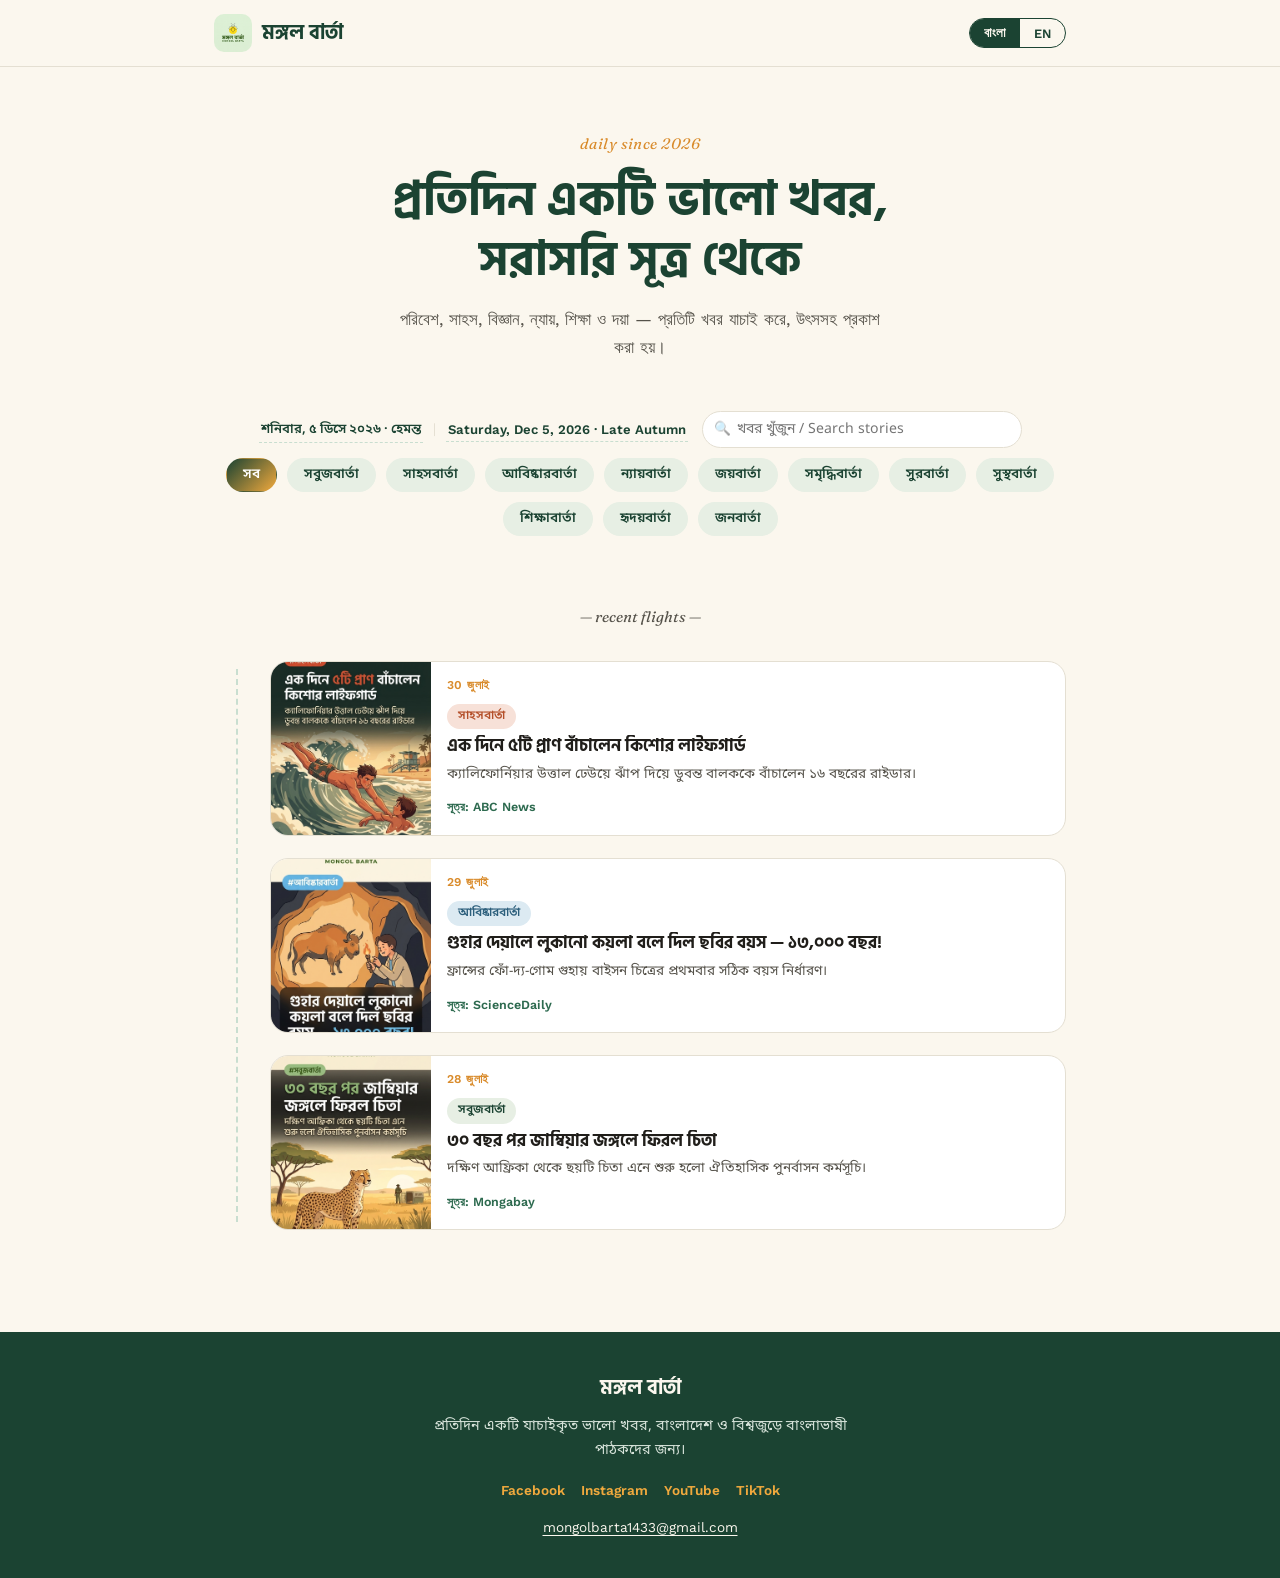
<file: index.html>
<!DOCTYPE html>
<html lang="bn">
<head>
<meta charset="UTF-8">
<meta name="viewport" content="width=device-width, initial-scale=1.0">
<title>মঙ্গল বার্তা | Mongol Barta — Daily Good News</title>
<meta name="description" content="প্রতিদিন একটি যাচাইকৃত ভালো খবর। One verified good-news story, every day.">
<link rel="icon" href="assets/favicon.png" type="image/png">
<link rel="preconnect" href="https://fonts.googleapis.com">
<link rel="preconnect" href="https://fonts.gstatic.com" crossorigin>
<link href="https://fonts.googleapis.com/css2?family=Hind+Siliguri:wght@400;600;700&family=Noto+Sans+Bengali:wght@400;500;600&family=Fraunces:ital,wght@1,500;1,600&family=Work+Sans:wght@400;500;600&display=swap" rel="stylesheet">
<link rel="stylesheet" href="style.css">
</head>
<body>

<header class="site-header">
  <div class="header-inner">
    <a class="brand" href="#top">
      <img src="assets/logo-256.png" alt="">
      <span class="brand-word">মঙ্গল বার্তা</span>
    </a>
    <div class="lang-toggle" role="group" aria-label="Language">
      <button data-lang="bn" type="button">বাংলা</button>
      <button data-lang="en" type="button">EN</button>
    </div>
  </div>
</header>

<main id="top">
  <section class="hero">
    <div class="wrap">
      <span class="hero-eyebrow">daily since 2026</span>
      <h1>
        <span class="bn">প্রতিদিন একটি ভালো খবর,<br>সরাসরি সূত্র থেকে</span>
        <span class="en">One good story a day,<br>straight from the source</span>
      </h1>
      <p class="sub bn">পরিবেশ, সাহস, বিজ্ঞান, ন্যায়, শিক্ষা ও দয়া — প্রতিটি খবর যাচাই করে, উৎসসহ প্রকাশ করা হয়।</p>
      <p class="sub en">Environment, bravery, science, justice, education and kindness — every story verified and source-linked.</p>
    </div>
  </section>

  <div class="date-search-bar">
    <div class="date-picker-group">
      <button type="button" class="date-chip" id="date-chip-bn"></button>
      <span class="date-sep">|</span>
      <button type="button" class="date-chip" id="date-chip-en"></button>
      <button type="button" class="date-clear hidden" id="date-clear" title="সব খবর দেখান / Show all">
        ✕ <span class="bn">সব দেখান</span><span class="en">Show all</span>
      </button>
    </div>
    <div class="search-box">
      <input type="text" id="search-input" placeholder="খবর খুঁজুন / Search stories">
    </div>
  </div>

  <input type="date" id="native-date-input" class="visually-hidden-input">

  <div class="bn-calendar-popup hidden" id="bn-calendar-popup">
    <div class="bn-cal-header">
      <button type="button" id="bn-cal-prev" aria-label="আগের মাস">‹</button>
      <span id="bn-cal-title"></span>
      <button type="button" id="bn-cal-next" aria-label="পরের মাস">›</button>
    </div>
    <div class="bn-cal-grid" id="bn-cal-grid"></div>
  </div>

  <nav class="pillars" id="pillars" aria-label="Categories">
    <button type="button" class="pillar-chip active" data-category="all">
      <span class="bn">সব</span><span class="en">All</span>
    </button>
  </nav>

  <section class="feed-section">
    <div class="wrap">
      <p class="feed-heading">— recent flights —</p>
      <div class="feed" id="feed">
        <p style="text-align:center;color:#55524A">Loading…</p>
      </div>
    </div>
  </section>
</main>

<footer>
  <div class="footer-inner">
    <span class="brand-word">মঙ্গল বার্তা</span>
    <p class="bn">প্রতিদিন একটি যাচাইকৃত ভালো খবর, বাংলাদেশ ও বিশ্বজুড়ে বাংলাভাষী পাঠকদের জন্য।</p>
    <p class="en">One verified good-news story a day, for Bangla readers everywhere.</p>
    <div class="social-row">
      <a href="https://www.facebook.com/profile.php?id=61592547145658" target="_blank" rel="noopener">Facebook</a>
      <a href="https://www.instagram.com/mongol_barta/" target="_blank" rel="noopener">Instagram</a>
      <a href="https://www.youtube.com/@%E0%A6%AE%E0%A6%99%E0%A7%8D%E0%A6%97%E0%A6%B2%E0%A6%AC%E0%A6%BE%E0%A6%B0%E0%A7%8D%E0%A6%A4%E0%A6%BElMONGOLBARTA" target="_blank" rel="noopener">YouTube</a>
      <a href="https://www.tiktok.com/@mongol.barta" target="_blank" rel="noopener">TikTok</a>
    </div>
    <p class="contact-email">
      <a href="mailto:mongolbarta1433@gmail.com">mongolbarta1433@gmail.com</a>
    </p>
  </div>
</footer>

<script src="script.js"></script>
</body>
</html>
</file>
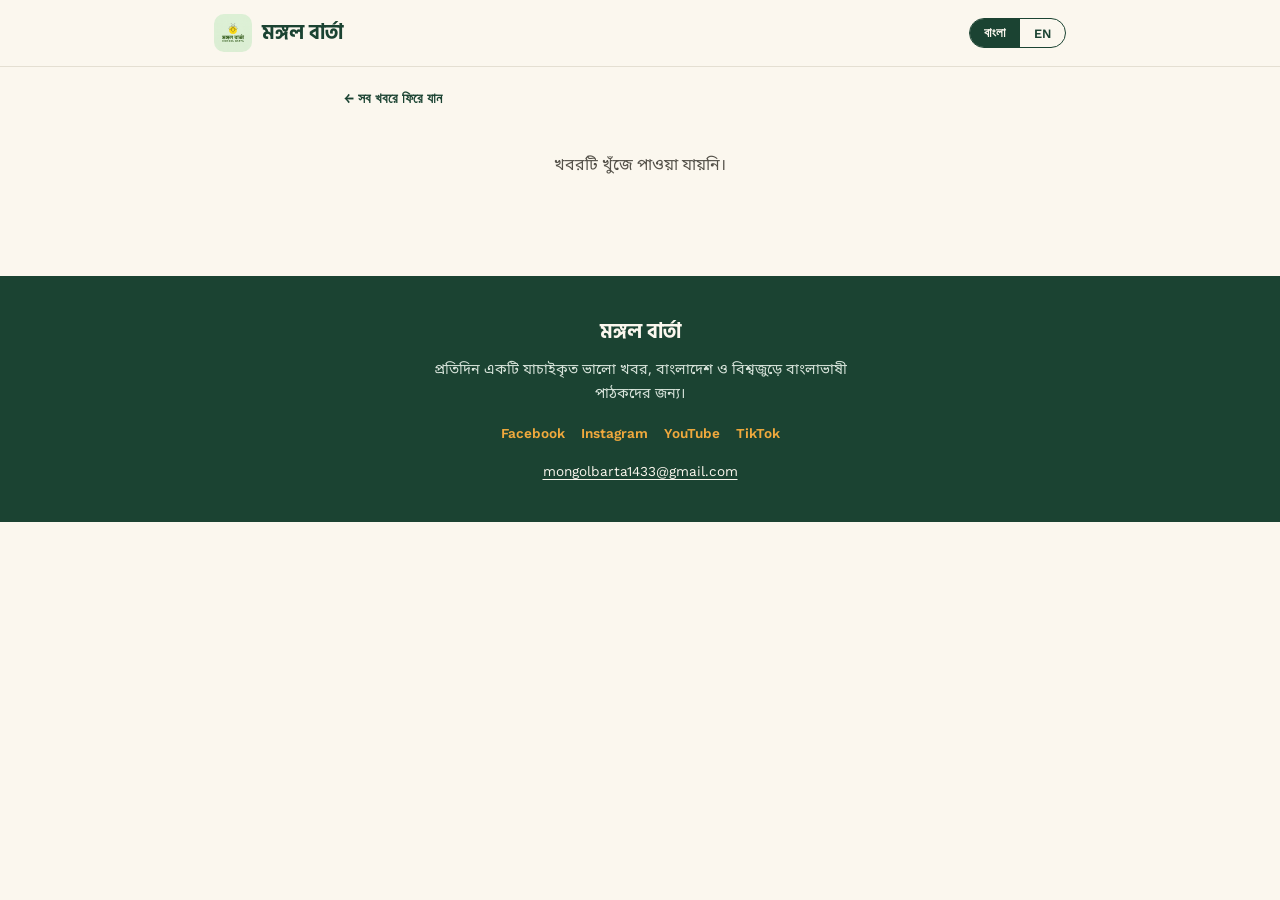
<file: post.html>
<!DOCTYPE html>
<html lang="bn">
<head>
<meta charset="UTF-8">
<meta name="viewport" content="width=device-width, initial-scale=1.0">
<title>মঙ্গল বার্তা | Mongol Barta</title>
<link rel="icon" href="assets/favicon.png" type="image/png">
<link rel="preconnect" href="https://fonts.googleapis.com">
<link rel="preconnect" href="https://fonts.gstatic.com" crossorigin>
<link href="https://fonts.googleapis.com/css2?family=Hind+Siliguri:wght@400;600;700&family=Noto+Sans+Bengali:wght@400;500;600&family=Fraunces:ital,wght@1,500;1,600&family=Work+Sans:wght@400;500;600&display=swap" rel="stylesheet">
<link rel="stylesheet" href="style.css">
</head>
<body>

<header class="site-header">
  <div class="header-inner">
    <a class="brand" href="index.html">
      <img src="assets/logo-256.png" alt="">
      <span class="brand-word">মঙ্গল বার্তা</span>
    </a>
    <div class="lang-toggle" role="group" aria-label="Language">
      <button data-lang="bn" type="button">বাংলা</button>
      <button data-lang="en" type="button">EN</button>
    </div>
  </div>
</header>

<main>
  <div class="wrap" style="max-width:640px;">
    <a class="back-link" href="index.html">
      <span class="bn">← সব খবরে ফিরে যান</span>
      <span class="en">← Back to all stories</span>
    </a>

    <div id="detail-root" style="padding: 20px 0 80px;">
      <p style="text-align:center;color:#55524A">Loading…</p>
    </div>
  </div>
</main>

<footer>
  <div class="footer-inner">
    <span class="brand-word">মঙ্গল বার্তা</span>
    <p class="bn">প্রতিদিন একটি যাচাইকৃত ভালো খবর, বাংলাদেশ ও বিশ্বজুড়ে বাংলাভাষী পাঠকদের জন্য।</p>
    <p class="en">One verified good-news story a day, for Bangla readers everywhere.</p>
    <div class="social-row">
      <a href="https://www.facebook.com/profile.php?id=61592547145658" target="_blank" rel="noopener">Facebook</a>
      <a href="https://www.instagram.com/mongol_barta/" target="_blank" rel="noopener">Instagram</a>
      <a href="https://www.youtube.com/@%E0%A6%AE%E0%A6%99%E0%A7%8D%E0%A6%97%E0%A6%B2%E0%A6%AC%E0%A6%BE%E0%A6%B0%E0%A7%8D%E0%A6%A4%E0%A6%BElMONGOLBARTA" target="_blank" rel="noopener">YouTube</a>
      <a href="https://www.tiktok.com/@mongol.barta" target="_blank" rel="noopener">TikTok</a>
    </div>
    <p class="contact-email">
      <a href="mailto:mongolbarta1433@gmail.com">mongolbarta1433@gmail.com</a>
    </p>
  </div>
</footer>

<script src="script.js"></script>
</body>
</html>
</file>
<file: style.css>
/* ============================================
   মঙ্গল বার্তা (MongolBarta) — Design tokens
   ============================================ */
:root {
  --paper: #FBF7EE;
  --paper-dim: #F3EEE0;
  --ink: #201E1A;
  --ink-soft: #55524A;
  --forest: #1B4332;
  --forest-light: #2D6A4F;
  --amber: #F0A93D;
  --amber-deep: #D98B2B;
  --sage: #E7EFE4;
  --trail: #C9DED0;
  --card-border: #E4DFD2;

  --font-bn-display: 'Hind Siliguri', sans-serif;
  --font-bn-body: 'Noto Sans Bengali', sans-serif;
  --font-en-display: 'Fraunces', serif;
  --font-en-body: 'Work Sans', sans-serif;

  --radius: 18px;
  --gradient-brand: linear-gradient(135deg, var(--forest) 0%, var(--amber) 100%);
}

* { box-sizing: border-box; }

html { scroll-behavior: smooth; }

body {
  margin: 0;
  background: var(--paper);
  color: var(--ink);
  font-family: var(--font-bn-body), var(--font-en-body);
  line-height: 1.65;
  -webkit-font-smoothing: antialiased;
}

body[data-lang="en"] .bn { display: none; }
body[data-lang="bn"] .en { display: none; }
body:not([data-lang]) .en { display: none; }

img, svg { max-width: 100%; display: block; }

a { color: inherit; }

.wrap {
  max-width: 900px;
  margin: 0 auto;
  padding: 0 24px;
}

/* ---------- Header ---------- */
header.site-header {
  position: sticky;
  top: 0;
  z-index: 50;
  background: rgba(251, 247, 238, 0.92);
  backdrop-filter: blur(6px);
  border-bottom: 1px solid var(--card-border);
}

.header-inner {
  display: flex;
  align-items: center;
  justify-content: space-between;
  padding: 14px 24px;
  max-width: 900px;
  margin: 0 auto;
}

.brand {
  display: flex;
  align-items: center;
  gap: 10px;
  text-decoration: none;
}

.brand img {
  width: 38px;
  height: 38px;
  object-fit: cover;
  border-radius: 10px;
}

.brand-word {
  font-family: var(--font-bn-display);
  font-weight: 700;
  font-size: 1.25rem;
  color: var(--forest);
}

.lang-toggle {
  display: flex;
  border: 1.5px solid var(--forest);
  border-radius: 999px;
  overflow: hidden;
  font-family: var(--font-en-body);
  font-size: 0.8rem;
  font-weight: 600;
}

.lang-toggle button {
  border: none;
  background: transparent;
  padding: 6px 14px;
  cursor: pointer;
  color: var(--forest);
  font-family: inherit;
  font-size: inherit;
  font-weight: inherit;
}

.lang-toggle button.active {
  background: var(--forest);
  color: var(--paper);
}

/* ---------- Hero ---------- */
.hero {
  padding: 64px 0 40px;
  text-align: center;
  position: relative;
}

.hero-eyebrow {
  display: inline-block;
  font-family: var(--font-en-display);
  font-style: italic;
  font-size: 0.95rem;
  color: var(--amber-deep);
  letter-spacing: 0.03em;
  margin-bottom: 14px;
}

.hero h1 {
  font-family: var(--font-bn-display);
  font-weight: 700;
  font-size: clamp(2rem, 6vw, 3rem);
  line-height: 1.25;
  color: var(--forest);
  margin: 0 0 16px;
}

.hero p.sub {
  font-family: var(--font-en-body);
  color: var(--ink-soft);
  font-size: 1.05rem;
  max-width: 480px;
  margin: 0 auto;
}

/* ---------- Date bar + search ---------- */
.date-search-bar {
  display: flex;
  flex-wrap: wrap;
  align-items: center;
  justify-content: center;
  gap: 14px;
  padding: 10px 24px 6px;
  max-width: 900px;
  margin: 0 auto;
  position: relative;
}

.date-picker-group {
  display: flex;
  align-items: center;
  gap: 8px;
  flex-wrap: wrap;
  justify-content: center;
}

.date-chip {
  background: none;
  border: none;
  padding: 4px 2px;
  cursor: pointer;
  font-size: 0.82rem;
  color: var(--forest);
  font-weight: 600;
  border-bottom: 1.5px dashed var(--trail);
}
.date-chip:hover { border-bottom-color: var(--forest-light); }
#date-chip-bn { font-family: var(--font-bn-body); }
#date-chip-en { font-family: var(--font-en-body); }

.date-sep {
  color: var(--card-border);
  font-size: 0.8rem;
}

.search-box {
  flex: 1 1 220px;
  max-width: 320px;
  position: relative;
}

.search-box input {
  width: 100%;
  padding: 8px 14px 8px 34px;
  border: 1.5px solid var(--card-border);
  border-radius: 999px;
  background: #fff;
  font-family: var(--font-bn-body);
  font-size: 0.88rem;
  color: var(--ink);
}

.search-box input:focus {
  outline: none;
  border-color: var(--forest-light);
}

.search-box::before {
  content: "🔍";
  position: absolute;
  left: 12px;
  top: 50%;
  transform: translateY(-50%);
  font-size: 0.85rem;
  opacity: 0.6;
}

.date-clear {
  background: var(--sage);
  color: var(--forest);
  border: none;
  border-radius: 999px;
  padding: 4px 12px;
  font-size: 0.78rem;
  font-weight: 600;
  cursor: pointer;
  font-family: var(--font-en-body);
}
.date-clear.hidden { display: none; }

.visually-hidden-input {
  position: absolute;
  width: 1px;
  height: 1px;
  opacity: 0;
  pointer-events: none;
}

.bn-calendar-popup {
  position: absolute;
  top: 46px;
  left: 50%;
  transform: translateX(-50%);
  z-index: 60;
  background: #fff;
  border: 1px solid var(--card-border);
  border-radius: 14px;
  box-shadow: 0 12px 28px rgba(27, 67, 50, 0.15);
  padding: 14px;
  width: 280px;
}
.bn-calendar-popup.hidden { display: none; }

.bn-cal-header {
  display: flex;
  align-items: center;
  justify-content: space-between;
  margin-bottom: 10px;
  font-family: var(--font-bn-display);
  font-weight: 700;
  color: var(--forest);
}
.bn-cal-header button {
  background: var(--sage);
  border: none;
  border-radius: 8px;
  width: 28px;
  height: 28px;
  cursor: pointer;
  font-size: 1rem;
  color: var(--forest);
}

.bn-cal-grid {
  display: grid;
  grid-template-columns: repeat(7, 1fr);
  gap: 4px;
  font-family: var(--font-bn-body);
}

.bn-cal-dow {
  text-align: center;
  font-size: 0.72rem;
  color: var(--ink-soft);
  padding-bottom: 4px;
}

.bn-cal-day {
  background: none;
  border: none;
  border-radius: 8px;
  padding: 6px 0;
  font-size: 0.85rem;
  cursor: pointer;
  color: var(--ink);
}
.bn-cal-day:hover { background: var(--sage); }
.bn-cal-day.is-today {
  background: var(--gradient-brand);
  color: #fff;
  font-weight: 600;
}

/* ---------- Pillars strip ---------- */
.pillars {
  display: flex;
  gap: 10px;
  overflow-x: auto;
  padding: 4px 24px 28px;
  max-width: 900px;
  margin: 0 auto;
  scrollbar-width: none;
}
.pillars::-webkit-scrollbar { display: none; }

.pillar-chip {
  flex: 0 0 auto;
  background: var(--sage);
  color: var(--forest);
  font-family: var(--font-bn-body);
  font-size: 0.85rem;
  font-weight: 600;
  padding: 7px 16px;
  border: 1.5px solid transparent;
  border-radius: 999px;
  white-space: nowrap;
  cursor: pointer;
  transition: background 0.15s ease, color 0.15s ease;
}

.pillar-chip:hover {
  border-color: var(--forest-light);
}

.pillar-chip.active {
  background: var(--gradient-brand);
  color: #fff;
}

@media (min-width: 640px) {
  .pillars {
    flex-wrap: wrap;
    justify-content: center;
    overflow-x: visible;
  }
}

.feed-empty {
  text-align: center;
  color: var(--ink-soft);
  padding: 20px 0;
  font-family: var(--font-bn-body);
}

/* ---------- Feed ---------- */
.feed-section {
  padding: 24px 0 80px;
}

.feed-heading {
  font-family: var(--font-en-display);
  font-style: italic;
  color: var(--ink-soft);
  font-size: 0.95rem;
  text-align: center;
  margin-bottom: 32px;
}

.feed {
  position: relative;
  padding-left: 56px;
}

.feed::before {
  content: "";
  position: absolute;
  left: 22px;
  top: 8px;
  bottom: 8px;
  width: 0;
  border-left: 2px dashed var(--trail);
}

.post {
  position: relative;
  background: #fff;
  border: 1px solid var(--card-border);
  border-radius: var(--radius);
  padding: 0;
  margin-bottom: 22px;
  overflow: hidden;
  text-decoration: none;
  display: flex;
  flex-direction: row;
  align-items: stretch;
  color: inherit;
  transition: transform 0.15s ease, box-shadow 0.15s ease;
}

.post:hover {
  transform: translateY(-2px);
  box-shadow: 0 10px 24px rgba(27, 67, 50, 0.1);
}

.post::before {
  content: "";
  position: absolute;
  left: -45px;
  top: 24px;
  width: 14px;
  height: 14px;
  border-radius: 50%;
  background: var(--gradient-brand);
  border: 3px solid var(--paper);
  box-shadow: 0 0 0 1.5px var(--trail);
}

.post-media {
  flex: 0 0 120px;
  width: 120px;
  aspect-ratio: 1 / 1;
  overflow: hidden;
  background: var(--sage);
}

.post-media img {
  width: 100%;
  height: 100%;
  object-fit: cover;
  object-position: center;
}

.post-body {
  flex: 1;
  min-width: 0;
  padding: 14px 16px;
}

@media (min-width: 640px) {
  .post-media {
    flex-basis: 160px;
    width: 160px;
  }
}

.post-date {
  font-family: var(--font-en-body);
  font-size: 0.75rem;
  font-weight: 600;
  letter-spacing: 0.04em;
  text-transform: uppercase;
  color: var(--amber-deep);
  margin-bottom: 6px;
}

.post-category {
  display: inline-block;
  font-family: var(--font-bn-body);
  font-size: 0.75rem;
  font-weight: 600;
  color: var(--forest);
  background: var(--sage);
  border-radius: 999px;
  padding: 3px 11px;
  margin-bottom: 6px;
}

.post h2 {
  font-family: var(--font-bn-display);
  font-weight: 700;
  font-size: 1.05rem;
  line-height: 1.35;
  margin: 0 0 6px;
  color: var(--ink);
  display: -webkit-box;
  -webkit-line-clamp: 3;
  -webkit-box-orient: vertical;
  overflow: hidden;
}

.post p.excerpt {
  margin: 0 0 8px;
  color: var(--ink-soft);
  font-size: 0.85rem;
  display: -webkit-box;
  -webkit-line-clamp: 2;
  -webkit-box-orient: vertical;
  overflow: hidden;
}

.post .source {
  font-family: var(--font-en-body);
  font-size: 0.78rem;
  color: var(--forest-light);
  text-decoration: none;
  font-weight: 600;
}

.post .source:hover { text-decoration: underline; }

/* ---------- Detail page ---------- */
.back-link {
  display: inline-flex;
  align-items: center;
  gap: 6px;
  font-family: var(--font-en-body);
  font-size: 0.85rem;
  font-weight: 600;
  color: var(--forest);
  text-decoration: none;
  margin: 20px 0 8px;
}
.back-link:hover { text-decoration: underline; }

.detail-media {
  width: 100%;
  max-width: 420px;
  aspect-ratio: 9 / 16;
  margin: 0 auto 24px;
  border-radius: var(--radius);
  overflow: hidden;
  background: var(--sage);
}
.detail-media img {
  width: 100%;
  height: 100%;
  object-fit: cover;
}

.detail-date {
  font-family: var(--font-en-body);
  font-size: 0.8rem;
  font-weight: 600;
  letter-spacing: 0.04em;
  text-transform: uppercase;
  color: var(--amber-deep);
  text-align: center;
  margin-bottom: 8px;
}

.detail-category {
  display: block;
  text-align: center;
  margin-bottom: 14px;
}
.detail-category span {
  display: inline-block;
  font-family: var(--font-bn-body);
  font-size: 0.8rem;
  font-weight: 600;
  border-radius: 999px;
  padding: 4px 14px;
}

.detail-title {
  font-family: var(--font-bn-display);
  font-weight: 700;
  font-size: clamp(1.4rem, 4vw, 2rem);
  line-height: 1.4;
  color: var(--ink);
  text-align: center;
  margin: 0 0 24px;
}

.detail-body {
  max-width: 620px;
  margin: 0 auto;
  font-size: 1.02rem;
  color: var(--ink-soft);
}
.detail-body p { margin: 0 0 16px; }

.detail-source {
  display: inline-block;
  margin: 18px auto 0;
  padding: 10px 22px;
  background: var(--forest);
  color: var(--paper) !important;
  border-radius: 999px;
  font-family: var(--font-en-body);
  font-weight: 600;
  font-size: 0.9rem;
  text-decoration: none;
}
.detail-source:hover { background: var(--forest-light); }

.detail-source-wrap { text-align: center; margin: 20px 0 8px; }

.detail-hashtags {
  max-width: 620px;
  margin: 24px auto 0;
  text-align: center;
  font-family: var(--font-en-body);
  font-size: 0.85rem;
  color: var(--forest-light);
  line-height: 1.9;
}

/* ---------- Footer ---------- */
footer {
  background: var(--forest);
  color: var(--paper);
  padding: 40px 0;
}

.footer-inner {
  max-width: 900px;
  margin: 0 auto;
  padding: 0 24px;
  display: flex;
  flex-direction: column;
  gap: 10px;
  align-items: center;
  text-align: center;
}

footer .brand-word { color: var(--paper); }

footer p {
  color: #D7E3DA;
  font-size: 0.9rem;
  max-width: 420px;
  margin: 0;
}

.social-row {
  display: flex;
  flex-wrap: wrap;
  justify-content: center;
  gap: 16px;
  margin-top: 6px;
}

.social-row a {
  font-family: var(--font-en-body);
  font-size: 0.85rem;
  font-weight: 600;
  color: var(--amber);
  text-decoration: none;
  border-bottom: 1px solid transparent;
}
.social-row a:hover { border-bottom-color: var(--amber); }

.contact-email {
  margin-top: 4px;
  font-family: var(--font-en-body);
  font-size: 0.85rem;
}
.contact-email a {
  color: var(--paper);
  text-decoration: underline;
  text-underline-offset: 3px;
}

/* ---------- Focus states ---------- */
a:focus-visible, button:focus-visible {
  outline: 2px solid var(--amber-deep);
  outline-offset: 2px;
}

/* ---------- Responsive ---------- */
@media (max-width: 480px) {
  .feed { padding-left: 42px; }
  .feed::before { left: 16px; }
  .post::before { left: -34px; }
  .hero { padding: 48px 0 30px; }
}
</file>
